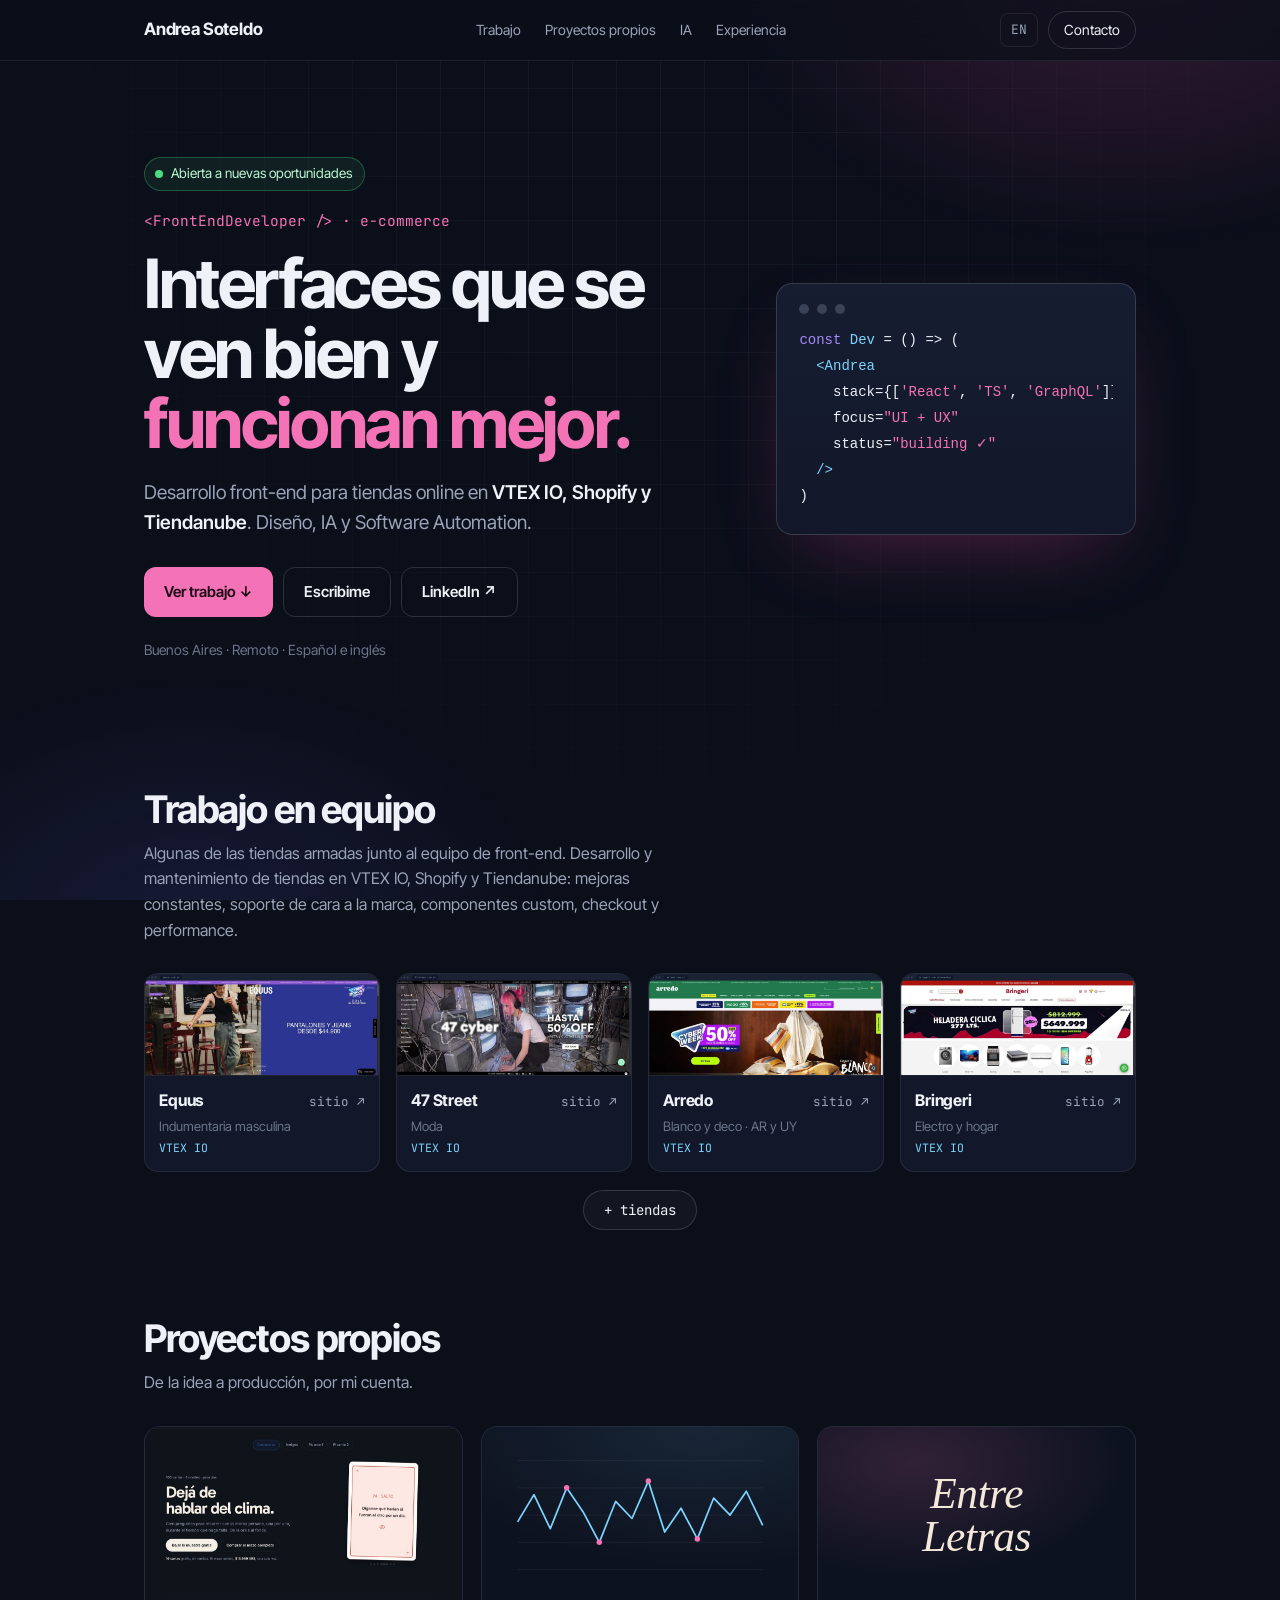
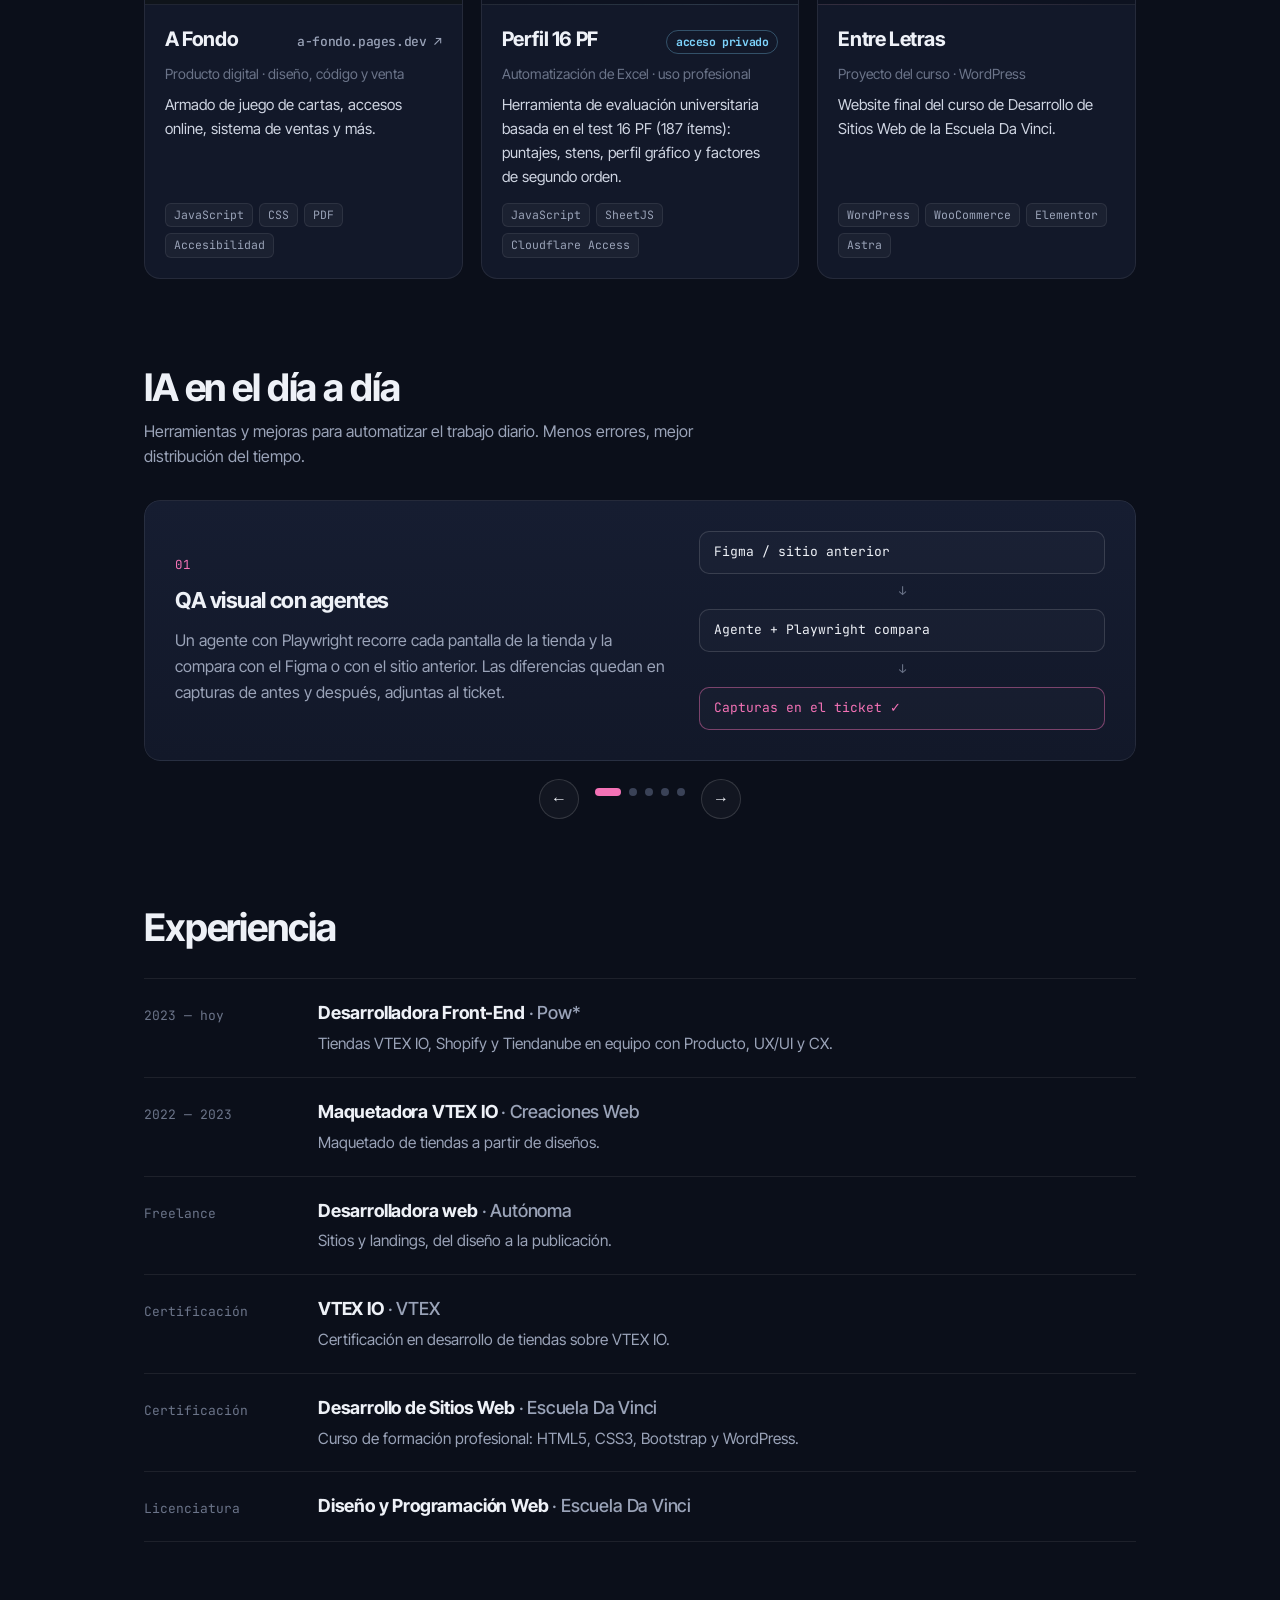
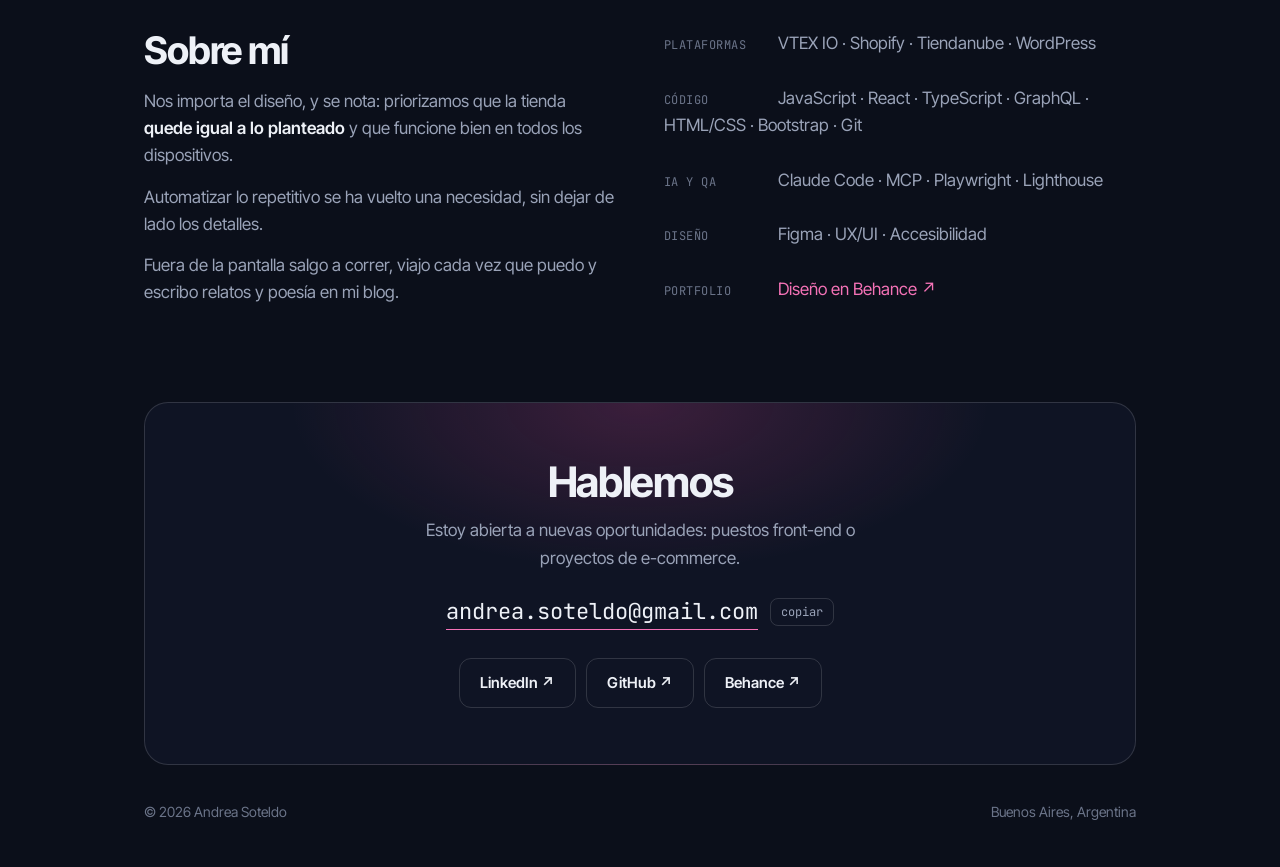
<file: index.html>
<!doctype html>
<html lang="es">
<head>
<meta charset="utf-8">
<meta name="viewport" content="width=device-width, initial-scale=1">
<title>Andrea Soteldo · Front-end para e-commerce</title>
<meta name="description" content="Desarrollo front-end para tiendas online en VTEX IO, Shopify y Tiendanube. Diseño, IA y Software Automation. Buenos Aires.">
<link rel="canonical" href="https://andrea-soteldo.pages.dev/">
<link rel="alternate" hreflang="es" href="https://andrea-soteldo.pages.dev/">
<link rel="alternate" hreflang="en" href="https://andrea-soteldo.pages.dev/en/">
<meta property="og:type" content="website">
<meta property="og:site_name" content="Andrea Soteldo">
<meta property="og:locale" content="es_AR">
<meta property="og:locale:alternate" content="en_US">
<meta property="og:url" content="https://andrea-soteldo.pages.dev/">
<meta property="og:title" content="Andrea Soteldo · Front-end para e-commerce">
<meta property="og:description" content="Desarrollo front-end para tiendas online en VTEX IO, Shopify y Tiendanube. Diseño, IA y Software Automation. Buenos Aires.">
<meta property="og:image" content="https://andrea-soteldo.pages.dev/img/og-es.jpg">
<meta property="og:image:secure_url" content="https://andrea-soteldo.pages.dev/img/og-es.jpg">
<meta property="og:image:type" content="image/jpeg">
<meta property="og:image:width" content="1200">
<meta property="og:image:height" content="630">
<meta property="og:image:alt" content="Andrea Soteldo, Front-end para e-commerce: interfaces que se ven bien y funcionan mejor.">
<meta name="author" content="Andrea Soteldo">
<meta name="twitter:card" content="summary_large_image">
<meta name="twitter:title" content="Andrea Soteldo · Front-end para e-commerce">
<meta name="twitter:description" content="Desarrollo front-end para tiendas online en VTEX IO, Shopify y Tiendanube. Diseño, IA y Software Automation. Buenos Aires.">
<meta name="twitter:image" content="https://andrea-soteldo.pages.dev/img/og-es.jpg">
<meta name="twitter:image:alt" content="Andrea Soteldo, Front-end para e-commerce: interfaces que se ven bien y funcionan mejor.">
<meta name="theme-color" content="#0b0f1a">
<link rel="icon" href="data:image/svg+xml,%3Csvg xmlns='http://www.w3.org/2000/svg' viewBox='0 0 64 64'%3E%3Crect width='64' height='64' rx='14' fill='%230b0f1a'/%3E%3Ctext x='50%25' y='58%25' text-anchor='middle' dominant-baseline='middle' font-family='sans-serif' font-weight='700' font-size='30' fill='%23f472b6'%3EA%3C/text%3E%3C/svg%3E">
<link rel="preconnect" href="https://fonts.googleapis.com">
<link rel="preconnect" href="https://fonts.gstatic.com" crossorigin>
<link href="https://fonts.googleapis.com/css2?family=Inter+Tight:wght@400;500;600;700&family=JetBrains+Mono:wght@400;500&display=swap" rel="stylesheet">
<link rel="stylesheet" href="/style.css">
</head>
<body>
<a class="skip" href="#main">Saltar al contenido</a>

<nav aria-label="Principal">
  <div class="wrap">
    <a class="logo" href="#top">Andrea Soteldo</a>
    <div class="links">
      <a href="#trabajo">Trabajo</a>
      <a href="#propios">Proyectos propios</a>
      <a href="#ia">IA</a>
      <a href="#experiencia">Experiencia</a>
    </div>
    <div class="nav-r"><a class="lang" href="/en/" hreflang="en" lang="en" aria-label="English version">EN</a><a class="nav-cta" href="#contacto">Contacto</a></div>
  </div>
</nav>

<main id="main">
<div class="wrap" id="top">

  <header class="hero">
    <div>
      <p class="avail"><i></i>Abierta a nuevas oportunidades</p>
      <p class="tag">&lt;FrontEndDeveloper /&gt; · e-commerce</p>
      <h1>Interfaces que se ven bien y <em>funcionan mejor.</em></h1>
      <p class="lead">Desarrollo front-end para tiendas online en <strong>VTEX IO, Shopify y Tiendanube</strong>. Diseño, IA y Software Automation.</p>
      <div class="ctas">
        <a class="btn btn-primary" href="#trabajo">Ver trabajo ↓</a>
        <a class="btn btn-ghost" href="mailto:andrea.soteldo@gmail.com">Escribime</a>
        <a class="btn btn-ghost" href="https://www.linkedin.com/in/andrea-soteldo/" target="_blank" rel="noopener">LinkedIn ↗</a>
      </div>
      <p class="meta">Buenos Aires · Remoto · Español e inglés</p>
    </div>
    <div class="code" aria-hidden="true">
      <div class="dots"><i></i><i></i><i></i></div>
<pre><span class="k">const</span> <span class="v">Dev</span> = () =&gt; (
  <span class="v">&lt;Andrea</span>
    stack={[<span class="s">'React'</span>, <span class="s">'TS'</span>, <span class="s">'GraphQL'</span>]}
    focus=<span class="s">"UI + UX"</span>
    status=<span class="s">"building ✓"</span>
  <span class="v">/&gt;</span>
)</pre>
    </div>
  </header>

  <!-- TRABAJO EN POW -->
  <section id="trabajo">
    <div class="sec-head">
      <h2>Trabajo en equipo</h2>
      <p class="sub">Algunas de las tiendas armadas junto al equipo de front-end. Desarrollo y mantenimiento de tiendas en VTEX IO, Shopify y Tiendanube: mejoras constantes, soporte de cara a la marca, componentes custom, checkout y performance.</p>
    </div>

    <div class="stores collapsed" id="stores">
      <article class="store">
        <button class="thumb" type="button" data-shot="equus" data-name="Equus" aria-label="Ampliar captura de Equus"><img src="/img/equus-thumb.jpg" alt="Home de la tienda Equus" loading="lazy" width="900" height="393"></button>
        <div class="store-body"><h3>Equus</h3><p>Indumentaria masculina<span class="plat">VTEX IO</span></p><a href="https://www.equus.com.ar/" target="_blank" rel="noopener">sitio ↗</a></div>
      </article>
      <article class="store">
        <button class="thumb" type="button" data-shot="47street" data-name="47 Street" aria-label="Ampliar captura de 47 Street"><img src="/img/47street-thumb.jpg" alt="Home de la tienda 47 Street" loading="lazy" width="900" height="393"></button>
        <div class="store-body"><h3>47 Street</h3><p>Moda<span class="plat">VTEX IO</span></p><a href="https://www.47street.com.ar/" target="_blank" rel="noopener">sitio ↗</a></div>
      </article>
      <article class="store">
        <button class="thumb" type="button" data-shot="arredo" data-name="Arredo" aria-label="Ampliar captura de Arredo"><img src="/img/arredo-thumb.jpg" alt="Home de la tienda Arredo" loading="lazy" width="900" height="393"></button>
        <div class="store-body"><h3>Arredo</h3><p>Blanco y deco · AR y UY<span class="plat">VTEX IO</span></p><a href="https://www.arredo.com.ar/" target="_blank" rel="noopener">sitio ↗</a></div>
      </article>
      <article class="store">
        <button class="thumb" type="button" data-shot="bringeri" data-name="Bringeri" aria-label="Ampliar captura de Bringeri"><img src="/img/bringeri-thumb.jpg" alt="Home de la tienda Bringeri" loading="lazy" width="900" height="393"></button>
        <div class="store-body"><h3>Bringeri</h3><p>Electro y hogar<span class="plat">VTEX IO</span></p><a href="https://www.bringeri.com.ar/" target="_blank" rel="noopener">sitio ↗</a></div>
      </article>
      <article class="store">
        <button class="thumb" type="button" data-shot="farmrio" data-name="Farm Rio" aria-label="Ampliar captura de Farm Rio"><img src="/img/farmrio-thumb.jpg" alt="Home de la tienda Farm Rio" loading="lazy" width="900" height="393"></button>
        <div class="store-body"><h3>Farm Rio</h3><p>Moda<span class="plat">VTEX IO</span></p><a href="https://www.farmrio.com.ar/" target="_blank" rel="noopener">sitio ↗</a></div>
      </article>
      <article class="store">
        <button class="thumb" type="button" data-shot="prestigio" data-name="Prestigio" aria-label="Ampliar captura de Prestigio"><img src="/img/prestigio-thumb.jpg" alt="Home de la tienda Prestigio" loading="lazy" width="900" height="393"></button>
        <div class="store-body"><h3>Prestigio</h3><p>Hogar y climatización<span class="plat">VTEX IO</span></p><a href="https://www.prestigio.com.ar/" target="_blank" rel="noopener">sitio ↗</a></div>
      </article>
      <article class="store">
        <button class="thumb" type="button" data-shot="ginebra" data-name="Ginebra" aria-label="Ampliar captura de Ginebra"><img src="/img/ginebra-thumb.jpg" alt="Home de la tienda Ginebra" loading="lazy" width="900" height="393"></button>
        <div class="store-body"><h3>Ginebra</h3><p>Moda<span class="plat">VTEX IO</span></p><a href="https://ginebrabsas.com/" target="_blank" rel="noopener">sitio ↗</a></div>
      </article>
      <article class="store">
        <button class="thumb" type="button" data-shot="oggi" data-name="Oggi" aria-label="Ampliar captura de Oggi"><img src="/img/oggi-thumb.jpg" alt="Home de la tienda Oggi" loading="lazy" width="900" height="393"></button>
        <div class="store-body"><h3>Oggi</h3><p>Jeans · México<span class="plat">Shopify</span></p><a href="https://oggi.mx/" target="_blank" rel="noopener">sitio ↗</a></div>
      </article>
      <article class="store">
        <button class="thumb" type="button" data-shot="monofuk" data-name="MonoFuk" aria-label="Ampliar captura de MonoFuk"><img src="/img/monofuk-thumb.jpg" alt="Home de la tienda MonoFuk" loading="lazy" width="900" height="393"></button>
        <div class="store-body"><h3>MonoFuk</h3><p>Moda<span class="plat">Tiendanube</span></p><a href="https://www.monofuk.com.ar/" target="_blank" rel="noopener">sitio ↗</a></div>
      </article>
      <article class="store">
        <button class="thumb" type="button" data-shot="sportline" data-name="Sportline" aria-label="Ampliar captura de Sportline"><img src="/img/sportline-thumb.jpg" alt="Home de la tienda Sportline" loading="lazy" width="900" height="393"></button>
        <div class="store-body"><h3>Sportline</h3><p>Deportes<span class="plat">VTEX IO</span></p><a href="https://www.sportline.com.ar/" target="_blank" rel="noopener">sitio ↗</a></div>
      </article>
      <article class="store">
        <button class="thumb" type="button" data-shot="pepeganga" data-name="Pepe Ganga" aria-label="Ampliar captura de Pepe Ganga"><img src="/img/pepeganga-thumb.jpg" alt="Home de la tienda Pepe Ganga" loading="lazy" width="900" height="393"></button>
        <div class="store-body"><h3>Pepe Ganga</h3><p>Retail · Colombia<span class="plat">VTEX IO</span></p><a href="https://www.pepeganga.com/" target="_blank" rel="noopener">sitio ↗</a></div>
      </article>
      <article class="store">
        <button class="thumb" type="button" data-shot="rougemaison" data-name="Rouge Maison" aria-label="Ampliar captura de Rouge Maison"><img src="/img/rougemaison-thumb.jpg" alt="Home de la tienda Rouge Maison" loading="lazy" width="900" height="393"></button>
        <div class="store-body"><h3>Rouge Maison</h3><p>Deco y hogar<span class="plat">VTEX IO</span></p><a href="https://www.rougemaison.com.ar/" target="_blank" rel="noopener">sitio ↗</a></div>
      </article>
    </div>
    <button class="more-btn" type="button" aria-controls="stores" aria-expanded="false" data-more="+ tiendas" data-less="− Ver menos">+ tiendas</button>
  </section>

  <!-- PROYECTOS PROPIOS -->
  <section id="propios">
    <div class="sec-head">
      <h2>Proyectos propios</h2>
      <p class="sub">De la idea a producción, por mi cuenta.</p>
    </div>
    <div class="own">
      <article class="card">
        <a class="thumb" href="https://a-fondo.pages.dev/" target="_blank" rel="noopener" style="cursor:pointer" aria-label="Abrir A Fondo"><img src="/img/afondo-cover.jpg" alt="Home de A Fondo, mazo de 100 preguntas" loading="lazy" width="1200" height="633"></a>
        <div class="card-body">
          <h3>A Fondo <a href="https://a-fondo.pages.dev/" target="_blank" rel="noopener">a-fondo.pages.dev ↗</a></h3>
          <p class="ctx">Producto digital · diseño, código y venta</p>
          <p class="mine">Armado de juego de cartas, accesos online, sistema de ventas y más.</p>
          <div class="tags"><span>JavaScript</span><span>CSS</span><span>PDF</span><span>Accesibilidad</span></div>
        </div>
      </article>
      <article class="card">
        <div class="profile" aria-hidden="true">
          <svg viewBox="0 0 400 200" fill="none">
            <g stroke="rgba(255,255,255,.08)">
              <line x1="20" y1="20" x2="380" y2="20"/><line x1="20" y1="60" x2="380" y2="60"/><line x1="20" y1="100" x2="380" y2="100"/><line x1="20" y1="140" x2="380" y2="140"/><line x1="20" y1="180" x2="380" y2="180"/>
            </g>
            <polyline points="20,110 44,70 68,120 92,60 116,95 140,140 164,80 188,105 212,50 236,125 260,90 284,135 308,75 332,100 356,65 380,115" stroke="#7dd3fc" stroke-width="2.5" stroke-linejoin="round"/>
            <g fill="#f472b6"><circle cx="92" cy="60" r="4"/><circle cx="212" cy="50" r="4"/><circle cx="140" cy="140" r="4"/><circle cx="284" cy="135" r="4"/></g>
          </svg>
        </div>
        <div class="card-body">
          <h3>Perfil 16 PF <span class="badge">acceso privado</span></h3>
          <p class="ctx">Automatización de Excel · uso profesional</p>
          <p class="mine">Herramienta de evaluación universitaria basada en el test 16 PF (187 ítems): puntajes, stens, perfil gráfico y factores de segundo orden.</p>
          <div class="tags"><span>JavaScript</span><span>SheetJS</span><span>Cloudflare Access</span></div>
        </div>
      </article>
      <article class="card">
        <div class="profile wp-art" aria-hidden="true"><span>Entre<br>Letras</span></div>
        <div class="card-body">
          <h3>Entre Letras</h3>
          <p class="ctx">Proyecto del curso · WordPress</p>
          <p class="mine">Website final del curso de Desarrollo de Sitios Web de la Escuela Da Vinci.</p>
          <div class="tags"><span>WordPress</span><span>WooCommerce</span><span>Elementor</span><span>Astra</span></div>
        </div>
      </article>
    </div>
  </section>

  <!-- IA -->
  <section id="ia">
    <div class="sec-head">
      <h2>IA en el día a día</h2>
      <p class="sub">Herramientas y mejoras para automatizar el trabajo diario. Menos errores, mejor distribución del tiempo.</p>
    </div>
    <div class="carousel" aria-roledescription="carousel" aria-label="IA en el día a día">
      <div class="viewport"><div class="track">
        <div class="slide" role="group" aria-roledescription="slide" aria-label="1 / 5">
          <div class="ai-main">
            <div><span class="step">01</span><h3>QA visual con agentes</h3><p>Un agente con Playwright recorre cada pantalla de la tienda y la compara con el Figma o con el sitio anterior. Las diferencias quedan en capturas de antes y después, adjuntas al ticket.</p></div>
            <div class="flow" aria-hidden="true"><div>Figma / sitio anterior</div><i>↓</i><div>Agente + Playwright compara</div><i>↓</i><div>Capturas en el ticket ✓</div></div>
          </div>
        </div>
        <div class="slide" role="group" aria-roledescription="slide" aria-label="2 / 5">
          <div class="ai-main">
            <div><span class="step">02</span><h3>Skills para Claude Code</h3><p>El flujo de trabajo del equipo (desarrollo, QA, SEO, Tiendanube y Shopify) escrito como skills. Los agentes lo siguen igual en cada tarea y lo que aprendemos queda documentado.</p></div>
            <div class="flow" aria-hidden="true"><div>Pedido o ticket</div><i>↓</i><div>Skill del equipo</div><i>↓</i><div>Entrega consistente ✓</div></div>
          </div>
        </div>
        <div class="slide" role="group" aria-roledescription="slide" aria-label="3 / 5">
          <div class="ai-main">
            <div><span class="step">03</span><h3>Performance antes del PR</h3><p>Scripts que miden la página publicada contra producción: Core Web Vitals, peso e imágenes. Si algo no anda bien, lo detectamos a tiempo antes del merge.</p></div>
            <div class="flow" aria-hidden="true"><div>PR nuevo</div><i>↓</i><div>Mide contra producción</div><i>↓</i><div>Merge sin sorpresas ✓</div></div>
          </div>
        </div>
        <div class="slide" role="group" aria-roledescription="slide" aria-label="4 / 5">
          <div class="ai-main">
            <div><span class="step">04</span><h3>SEO en cada pantalla</h3><p>Antes de publicar, un script compara la pantalla nueva con producción: h1, headings, títulos, metadatos, canonical, Open Graph, JSON-LD y alt de las imágenes. Lo que se pierde se corrige antes de salir.</p></div>
            <div class="flow" aria-hidden="true"><div>Pantalla nueva</div><i>↓</i><div>Compara SEO con producción</div><i>↓</i><div>Publicada sin pérdidas ✓</div></div>
          </div>
        </div>
        <div class="slide" role="group" aria-roledescription="slide" aria-label="5 / 5">
          <div class="ai-main">
            <div><span class="step">05</span><h3>Agentes conectados por MCP</h3><p>Agentes conectados entre sí: diseño, plataforma de tickets, comunicación con el cliente, QA y desarrollo, todo de la mano.</p></div>
            <div class="flow" aria-hidden="true"><div>Diseño · Tickets · Cliente</div><i>↓</i><div>Agentes vía MCP</div><i>↓</i><div>QA y desarrollo ✓</div></div>
          </div>
        </div>
      </div></div>
      <div class="car-ctrl"><button class="arrow" type="button" data-dir="-1" aria-label="Anterior">←</button><div class="dots"><button type="button" aria-label="1"></button><button type="button" aria-label="2"></button><button type="button" aria-label="3"></button><button type="button" aria-label="4"></button><button type="button" aria-label="5"></button></div><button class="arrow" type="button" data-dir="1" aria-label="Siguiente">→</button></div>
    </div>
  </section>

  <!-- EXPERIENCIA -->
  <section id="experiencia">
    <div class="sec-head"><h2>Experiencia</h2></div>
    <div class="xp">
      <div class="job"><p class="when">2023 — hoy</p><div><h3>Desarrolladora Front-End <span>· Pow*</span></h3><p>Tiendas VTEX IO, Shopify y Tiendanube en equipo con Producto, UX/UI y CX.</p></div></div>
      <div class="job"><p class="when">2022 — 2023</p><div><h3>Maquetadora VTEX IO <span>· Creaciones Web</span></h3><p>Maquetado de tiendas a partir de diseños.</p></div></div>
      <div class="job"><p class="when">Freelance</p><div><h3>Desarrolladora web <span>· Autónoma</span></h3><p>Sitios y landings, del diseño a la publicación.</p></div></div>
      <div class="job"><p class="when">Certificación</p><div><h3>VTEX IO <span>· VTEX</span></h3><p>Certificación en desarrollo de tiendas sobre VTEX IO.</p></div></div>
      <div class="job"><p class="when">Certificación</p><div><h3>Desarrollo de Sitios Web <span>· Escuela Da Vinci</span></h3><p>Curso de formación profesional: HTML5, CSS3, Bootstrap y WordPress.</p></div></div>
      <div class="job"><p class="when">Licenciatura</p><div><h3>Diseño y Programación Web <span>· Escuela Da Vinci</span></h3></div></div>
    </div>
  </section>

  <!-- SOBRE MI -->
  <section id="sobre-mi">
    <div class="about">
      <div>
        <h2>Sobre mí</h2>
        <p style="margin-top:16px">Nos importa el diseño, y se nota: priorizamos que la tienda <strong>quede igual a lo planteado</strong> y que funcione bien en todos los dispositivos.</p>
        <p>Automatizar lo repetitivo se ha vuelto una necesidad, sin dejar de lado los detalles.</p>
        <p>Fuera de la pantalla salgo a correr, viajo cada vez que puedo y escribo relatos y poesía en mi blog.</p>
      </div>
      <div class="stack">
        <p><b>PLATAFORMAS</b> VTEX IO · Shopify · Tiendanube · WordPress</p>
        <p><b>CÓDIGO</b> JavaScript · React · TypeScript · GraphQL · HTML/CSS · Bootstrap · Git</p>
        <p><b>IA Y QA</b> Claude Code · MCP · Playwright · Lighthouse</p>
        <p><b>DISEÑO</b> Figma · UX/UI · Accesibilidad</p>
        <p><b>PORTFOLIO</b> <a class="pink" href="https://www.behance.net/neuro64" target="_blank" rel="noopener">Diseño en Behance ↗</a></p>
      </div>
    </div>
  </section>

  <!-- CONTACTO -->
  <div class="contact" id="contacto">
    <h2>Hablemos</h2>
    <p>Estoy abierta a nuevas oportunidades: puestos front-end o proyectos de e-commerce.</p>
    <div class="mail"><a href="mailto:andrea.soteldo@gmail.com">andrea.soteldo@gmail.com</a><button class="copy" type="button" data-copy="andrea.soteldo@gmail.com">copiar</button></div>
    <div class="ctas">
      <a class="btn btn-ghost" href="https://www.linkedin.com/in/andrea-soteldo/" target="_blank" rel="noopener">LinkedIn ↗</a>
      <a class="btn btn-ghost" href="https://github.com/AndreaSoteldo" target="_blank" rel="noopener">GitHub ↗</a>
      <a class="btn btn-ghost" href="https://www.behance.net/neuro64" target="_blank" rel="noopener">Behance ↗</a>
    </div>
  </div>
</div>
</main>

<footer><div class="wrap"><span>© 2026 Andrea Soteldo</span><span>Buenos Aires, Argentina</span></div></footer>

<dialog id="lb" aria-label="Captura del proyecto">
  <div class="lb">
    <div class="lb-head"><span id="lb-title"></span><button type="button" id="lb-close">cerrar ✕</button></div>
    <img id="lb-img" alt="">
  </div>
</dialog>
<script src="/site.js" defer></script>
</body>
</html>
</file>
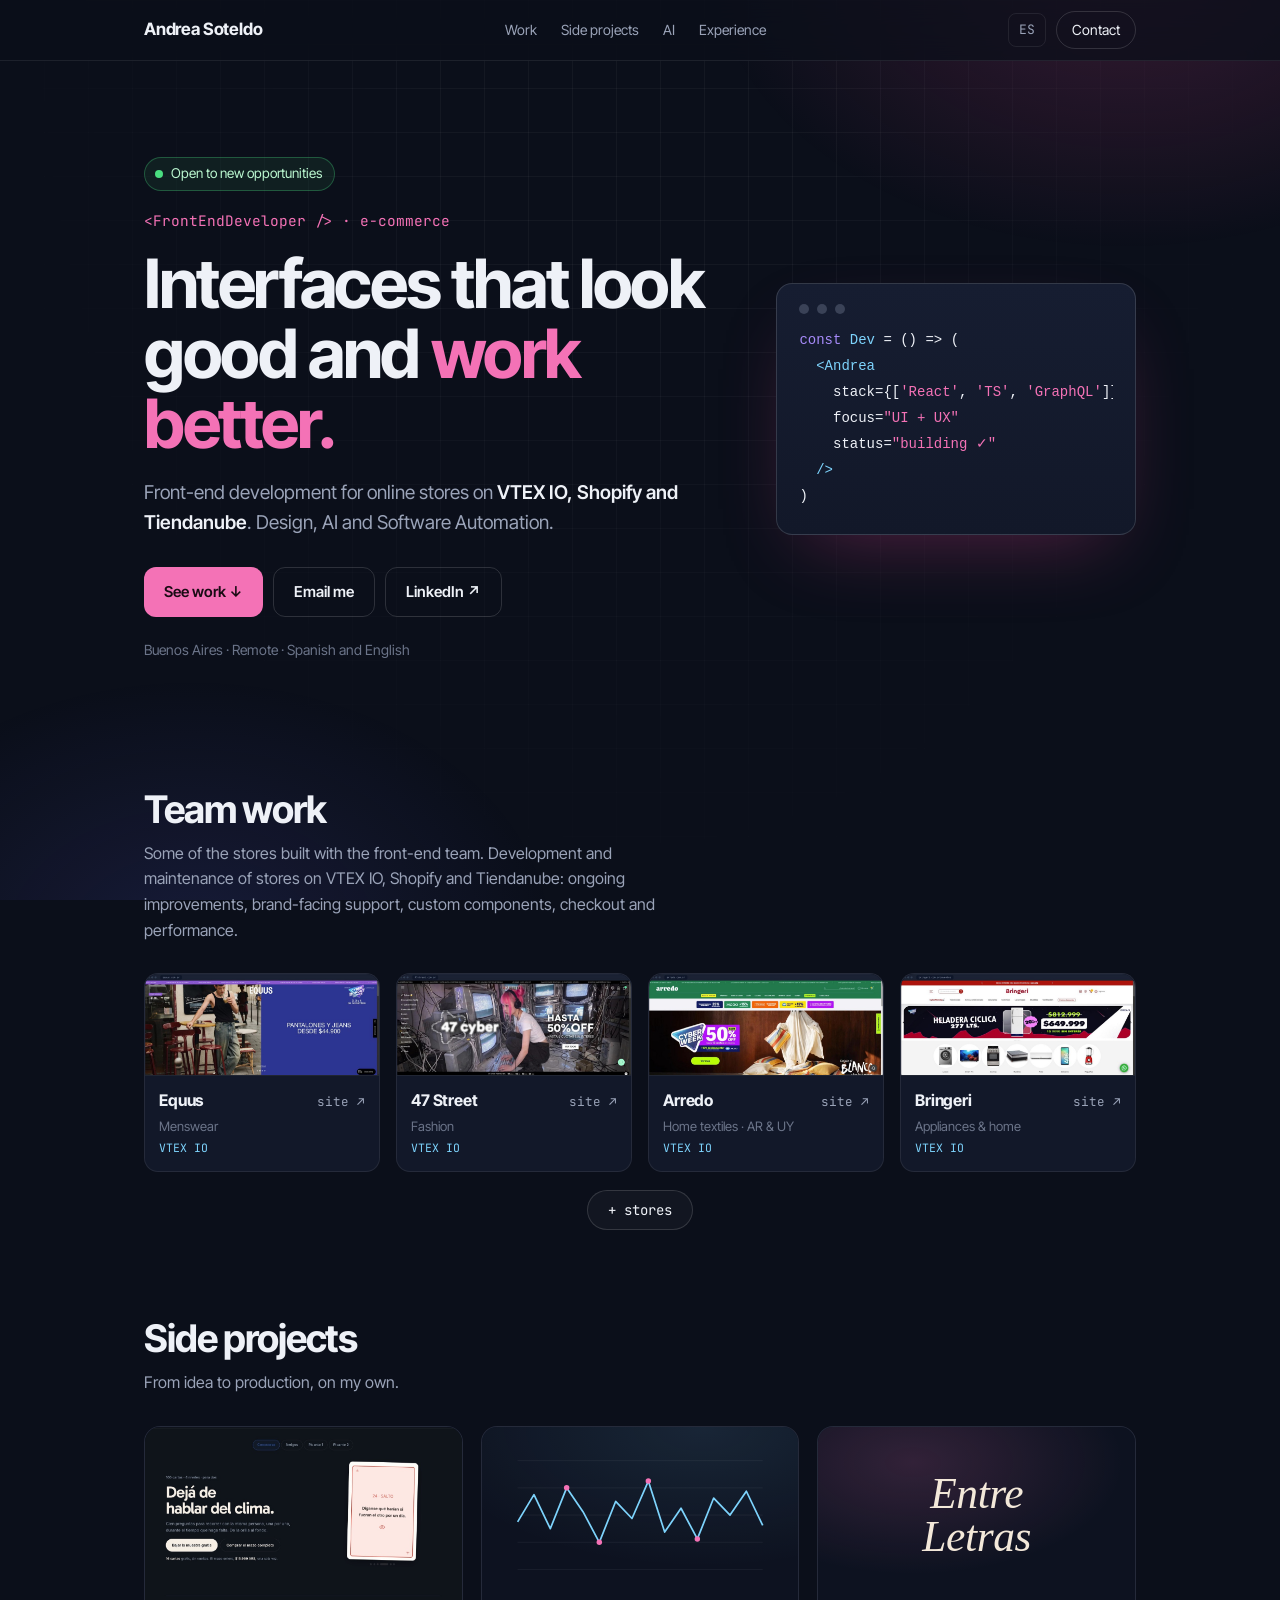
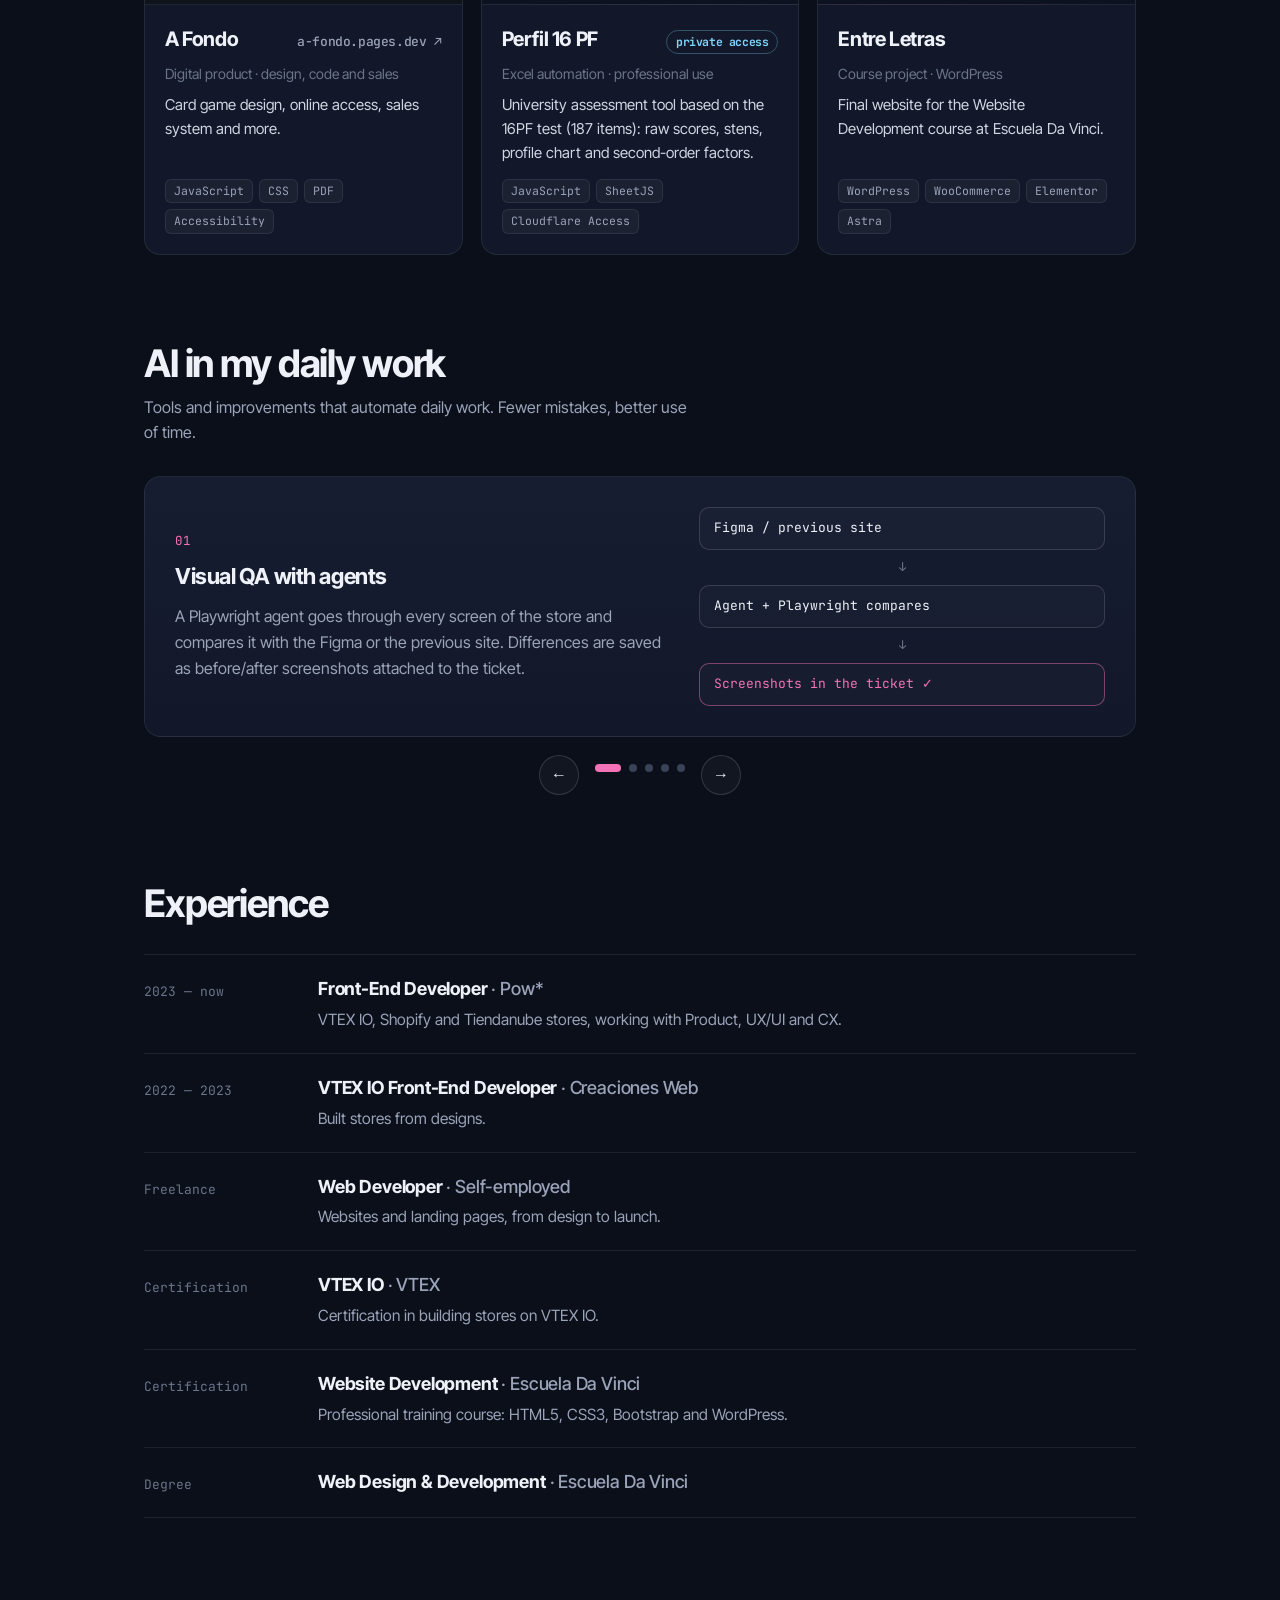
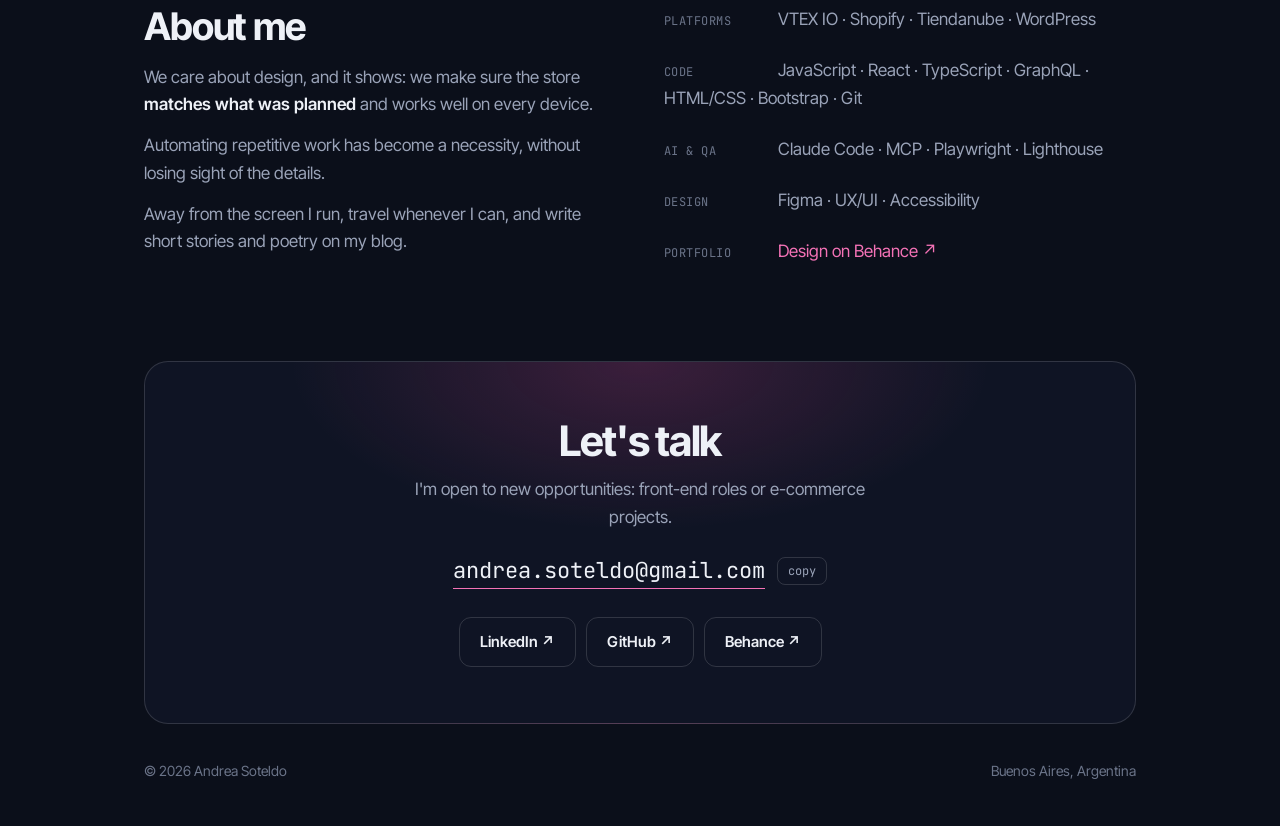
<file: en/index.html>
<!doctype html>
<html lang="en">
<head>
<meta charset="utf-8">
<meta name="viewport" content="width=device-width, initial-scale=1">
<title>Andrea Soteldo · E-commerce front-end developer</title>
<meta name="description" content="Front-end development for online stores on VTEX IO, Shopify and Tiendanube. Design, AI and Software Automation. Buenos Aires.">
<link rel="canonical" href="https://andrea-soteldo.pages.dev/en/">
<link rel="alternate" hreflang="es" href="https://andrea-soteldo.pages.dev/">
<link rel="alternate" hreflang="en" href="https://andrea-soteldo.pages.dev/en/">
<meta property="og:type" content="website">
<meta property="og:site_name" content="Andrea Soteldo">
<meta property="og:locale" content="en_US">
<meta property="og:locale:alternate" content="es_AR">
<meta property="og:url" content="https://andrea-soteldo.pages.dev/en/">
<meta property="og:title" content="Andrea Soteldo · E-commerce front-end developer">
<meta property="og:description" content="Front-end development for online stores on VTEX IO, Shopify and Tiendanube. Design, AI and Software Automation. Buenos Aires.">
<meta property="og:image" content="https://andrea-soteldo.pages.dev/img/og-en.jpg">
<meta property="og:image:secure_url" content="https://andrea-soteldo.pages.dev/img/og-en.jpg">
<meta property="og:image:type" content="image/jpeg">
<meta property="og:image:width" content="1200">
<meta property="og:image:height" content="630">
<meta property="og:image:alt" content="Andrea Soteldo, e-commerce front-end developer: interfaces that look good and work better.">
<meta name="author" content="Andrea Soteldo">
<meta name="twitter:card" content="summary_large_image">
<meta name="twitter:title" content="Andrea Soteldo · E-commerce front-end developer">
<meta name="twitter:description" content="Front-end development for online stores on VTEX IO, Shopify and Tiendanube. Design, AI and Software Automation. Buenos Aires.">
<meta name="twitter:image" content="https://andrea-soteldo.pages.dev/img/og-en.jpg">
<meta name="twitter:image:alt" content="Andrea Soteldo, e-commerce front-end developer: interfaces that look good and work better.">
<meta name="theme-color" content="#0b0f1a">
<link rel="icon" href="data:image/svg+xml,%3Csvg xmlns='http://www.w3.org/2000/svg' viewBox='0 0 64 64'%3E%3Crect width='64' height='64' rx='14' fill='%230b0f1a'/%3E%3Ctext x='50%25' y='58%25' text-anchor='middle' dominant-baseline='middle' font-family='sans-serif' font-weight='700' font-size='30' fill='%23f472b6'%3EA%3C/text%3E%3C/svg%3E">
<link rel="preconnect" href="https://fonts.googleapis.com">
<link rel="preconnect" href="https://fonts.gstatic.com" crossorigin>
<link href="https://fonts.googleapis.com/css2?family=Inter+Tight:wght@400;500;600;700&family=JetBrains+Mono:wght@400;500&display=swap" rel="stylesheet">
<link rel="stylesheet" href="/style.css">
</head>
<body>
<a class="skip" href="#main">Skip to content</a>

<nav aria-label="Main">
  <div class="wrap">
    <a class="logo" href="#top">Andrea Soteldo</a>
    <div class="links">
      <a href="#trabajo">Work</a>
      <a href="#propios">Side projects</a>
      <a href="#ia">AI</a>
      <a href="#experiencia">Experience</a>
    </div>
    <div class="nav-r"><a class="lang" href="/" hreflang="es" lang="es" aria-label="Versión en español">ES</a><a class="nav-cta" href="#contacto">Contact</a></div>
  </div>
</nav>

<main id="main">
<div class="wrap" id="top">

  <header class="hero">
    <div>
      <p class="avail"><i></i>Open to new opportunities</p>
      <p class="tag">&lt;FrontEndDeveloper /&gt; · e-commerce</p>
      <h1>Interfaces that look good and <em>work better.</em></h1>
      <p class="lead">Front-end development for online stores on <strong>VTEX IO, Shopify and Tiendanube</strong>. Design, AI and Software Automation.</p>
      <div class="ctas">
        <a class="btn btn-primary" href="#trabajo">See work ↓</a>
        <a class="btn btn-ghost" href="mailto:andrea.soteldo@gmail.com">Email me</a>
        <a class="btn btn-ghost" href="https://www.linkedin.com/in/andrea-soteldo/" target="_blank" rel="noopener">LinkedIn ↗</a>
      </div>
      <p class="meta">Buenos Aires · Remote · Spanish and English</p>
    </div>
    <div class="code" aria-hidden="true">
      <div class="dots"><i></i><i></i><i></i></div>
<pre><span class="k">const</span> <span class="v">Dev</span> = () =&gt; (
  <span class="v">&lt;Andrea</span>
    stack={[<span class="s">'React'</span>, <span class="s">'TS'</span>, <span class="s">'GraphQL'</span>]}
    focus=<span class="s">"UI + UX"</span>
    status=<span class="s">"building ✓"</span>
  <span class="v">/&gt;</span>
)</pre>
    </div>
  </header>

  <!-- TRABAJO EN POW -->
  <section id="trabajo">
    <div class="sec-head">
      <h2>Team work</h2>
      <p class="sub">Some of the stores built with the front-end team. Development and maintenance of stores on VTEX IO, Shopify and Tiendanube: ongoing improvements, brand-facing support, custom components, checkout and performance.</p>
    </div>

    <div class="stores collapsed" id="stores">
      <article class="store">
        <button class="thumb" type="button" data-shot="equus" data-name="Equus" aria-label="Enlarge screenshot of Equus"><img src="/img/equus-thumb.jpg" alt="Equus store home page" loading="lazy" width="900" height="393"></button>
        <div class="store-body"><h3>Equus</h3><p>Menswear<span class="plat">VTEX IO</span></p><a href="https://www.equus.com.ar/" target="_blank" rel="noopener">site ↗</a></div>
      </article>
      <article class="store">
        <button class="thumb" type="button" data-shot="47street" data-name="47 Street" aria-label="Enlarge screenshot of 47 Street"><img src="/img/47street-thumb.jpg" alt="47 Street store home page" loading="lazy" width="900" height="393"></button>
        <div class="store-body"><h3>47 Street</h3><p>Fashion<span class="plat">VTEX IO</span></p><a href="https://www.47street.com.ar/" target="_blank" rel="noopener">site ↗</a></div>
      </article>
      <article class="store">
        <button class="thumb" type="button" data-shot="arredo" data-name="Arredo" aria-label="Enlarge screenshot of Arredo"><img src="/img/arredo-thumb.jpg" alt="Arredo store home page" loading="lazy" width="900" height="393"></button>
        <div class="store-body"><h3>Arredo</h3><p>Home textiles · AR & UY<span class="plat">VTEX IO</span></p><a href="https://www.arredo.com.ar/" target="_blank" rel="noopener">site ↗</a></div>
      </article>
      <article class="store">
        <button class="thumb" type="button" data-shot="bringeri" data-name="Bringeri" aria-label="Enlarge screenshot of Bringeri"><img src="/img/bringeri-thumb.jpg" alt="Bringeri store home page" loading="lazy" width="900" height="393"></button>
        <div class="store-body"><h3>Bringeri</h3><p>Appliances & home<span class="plat">VTEX IO</span></p><a href="https://www.bringeri.com.ar/" target="_blank" rel="noopener">site ↗</a></div>
      </article>
      <article class="store">
        <button class="thumb" type="button" data-shot="farmrio" data-name="Farm Rio" aria-label="Enlarge screenshot of Farm Rio"><img src="/img/farmrio-thumb.jpg" alt="Farm Rio store home page" loading="lazy" width="900" height="393"></button>
        <div class="store-body"><h3>Farm Rio</h3><p>Fashion<span class="plat">VTEX IO</span></p><a href="https://www.farmrio.com.ar/" target="_blank" rel="noopener">site ↗</a></div>
      </article>
      <article class="store">
        <button class="thumb" type="button" data-shot="prestigio" data-name="Prestigio" aria-label="Enlarge screenshot of Prestigio"><img src="/img/prestigio-thumb.jpg" alt="Prestigio store home page" loading="lazy" width="900" height="393"></button>
        <div class="store-body"><h3>Prestigio</h3><p>Home & climate<span class="plat">VTEX IO</span></p><a href="https://www.prestigio.com.ar/" target="_blank" rel="noopener">site ↗</a></div>
      </article>
      <article class="store">
        <button class="thumb" type="button" data-shot="ginebra" data-name="Ginebra" aria-label="Enlarge screenshot of Ginebra"><img src="/img/ginebra-thumb.jpg" alt="Ginebra store home page" loading="lazy" width="900" height="393"></button>
        <div class="store-body"><h3>Ginebra</h3><p>Fashion<span class="plat">VTEX IO</span></p><a href="https://ginebrabsas.com/" target="_blank" rel="noopener">site ↗</a></div>
      </article>
      <article class="store">
        <button class="thumb" type="button" data-shot="oggi" data-name="Oggi" aria-label="Enlarge screenshot of Oggi"><img src="/img/oggi-thumb.jpg" alt="Oggi store home page" loading="lazy" width="900" height="393"></button>
        <div class="store-body"><h3>Oggi</h3><p>Denim · Mexico<span class="plat">Shopify</span></p><a href="https://oggi.mx/" target="_blank" rel="noopener">site ↗</a></div>
      </article>
      <article class="store">
        <button class="thumb" type="button" data-shot="monofuk" data-name="MonoFuk" aria-label="Enlarge screenshot of MonoFuk"><img src="/img/monofuk-thumb.jpg" alt="MonoFuk store home page" loading="lazy" width="900" height="393"></button>
        <div class="store-body"><h3>MonoFuk</h3><p>Fashion<span class="plat">Tiendanube</span></p><a href="https://www.monofuk.com.ar/" target="_blank" rel="noopener">site ↗</a></div>
      </article>
      <article class="store">
        <button class="thumb" type="button" data-shot="sportline" data-name="Sportline" aria-label="Enlarge screenshot of Sportline"><img src="/img/sportline-thumb.jpg" alt="Sportline store home page" loading="lazy" width="900" height="393"></button>
        <div class="store-body"><h3>Sportline</h3><p>Sportswear<span class="plat">VTEX IO</span></p><a href="https://www.sportline.com.ar/" target="_blank" rel="noopener">site ↗</a></div>
      </article>
      <article class="store">
        <button class="thumb" type="button" data-shot="pepeganga" data-name="Pepe Ganga" aria-label="Enlarge screenshot of Pepe Ganga"><img src="/img/pepeganga-thumb.jpg" alt="Pepe Ganga store home page" loading="lazy" width="900" height="393"></button>
        <div class="store-body"><h3>Pepe Ganga</h3><p>Retail · Colombia<span class="plat">VTEX IO</span></p><a href="https://www.pepeganga.com/" target="_blank" rel="noopener">site ↗</a></div>
      </article>
      <article class="store">
        <button class="thumb" type="button" data-shot="rougemaison" data-name="Rouge Maison" aria-label="Enlarge screenshot of Rouge Maison"><img src="/img/rougemaison-thumb.jpg" alt="Rouge Maison store home page" loading="lazy" width="900" height="393"></button>
        <div class="store-body"><h3>Rouge Maison</h3><p>Home & decor<span class="plat">VTEX IO</span></p><a href="https://www.rougemaison.com.ar/" target="_blank" rel="noopener">site ↗</a></div>
      </article>
    </div>
    <button class="more-btn" type="button" aria-controls="stores" aria-expanded="false" data-more="+ stores" data-less="− Show less">+ stores</button>
  </section>

  <!-- PROYECTOS PROPIOS -->
  <section id="propios">
    <div class="sec-head">
      <h2>Side projects</h2>
      <p class="sub">From idea to production, on my own.</p>
    </div>
    <div class="own">
      <article class="card">
        <a class="thumb" href="https://a-fondo.pages.dev/" target="_blank" rel="noopener" style="cursor:pointer" aria-label="Open A Fondo"><img src="/img/afondo-cover.jpg" alt="A Fondo home page, a deck of 100 questions" loading="lazy" width="1200" height="633"></a>
        <div class="card-body">
          <h3>A Fondo <a href="https://a-fondo.pages.dev/" target="_blank" rel="noopener">a-fondo.pages.dev ↗</a></h3>
          <p class="ctx">Digital product · design, code and sales</p>
          <p class="mine">Card game design, online access, sales system and more.</p>
          <div class="tags"><span>JavaScript</span><span>CSS</span><span>PDF</span><span>Accessibility</span></div>
        </div>
      </article>
      <article class="card">
        <div class="profile" aria-hidden="true">
          <svg viewBox="0 0 400 200" fill="none">
            <g stroke="rgba(255,255,255,.08)">
              <line x1="20" y1="20" x2="380" y2="20"/><line x1="20" y1="60" x2="380" y2="60"/><line x1="20" y1="100" x2="380" y2="100"/><line x1="20" y1="140" x2="380" y2="140"/><line x1="20" y1="180" x2="380" y2="180"/>
            </g>
            <polyline points="20,110 44,70 68,120 92,60 116,95 140,140 164,80 188,105 212,50 236,125 260,90 284,135 308,75 332,100 356,65 380,115" stroke="#7dd3fc" stroke-width="2.5" stroke-linejoin="round"/>
            <g fill="#f472b6"><circle cx="92" cy="60" r="4"/><circle cx="212" cy="50" r="4"/><circle cx="140" cy="140" r="4"/><circle cx="284" cy="135" r="4"/></g>
          </svg>
        </div>
        <div class="card-body">
          <h3>Perfil 16 PF <span class="badge">private access</span></h3>
          <p class="ctx">Excel automation · professional use</p>
          <p class="mine">University assessment tool based on the 16PF test (187 items): raw scores, stens, profile chart and second-order factors.</p>
          <div class="tags"><span>JavaScript</span><span>SheetJS</span><span>Cloudflare Access</span></div>
        </div>
      </article>
      <article class="card">
        <div class="profile wp-art" aria-hidden="true"><span>Entre<br>Letras</span></div>
        <div class="card-body">
          <h3>Entre Letras</h3>
          <p class="ctx">Course project · WordPress</p>
          <p class="mine">Final website for the Website Development course at Escuela Da Vinci.</p>
          <div class="tags"><span>WordPress</span><span>WooCommerce</span><span>Elementor</span><span>Astra</span></div>
        </div>
      </article>
    </div>
  </section>

  <!-- IA -->
  <section id="ia">
    <div class="sec-head">
      <h2>AI in my daily work</h2>
      <p class="sub">Tools and improvements that automate daily work. Fewer mistakes, better use of time.</p>
    </div>
    <div class="carousel" aria-roledescription="carousel" aria-label="AI in my daily work">
      <div class="viewport"><div class="track">
        <div class="slide" role="group" aria-roledescription="slide" aria-label="1 / 5">
          <div class="ai-main">
            <div><span class="step">01</span><h3>Visual QA with agents</h3><p>A Playwright agent goes through every screen of the store and compares it with the Figma or the previous site. Differences are saved as before/after screenshots attached to the ticket.</p></div>
            <div class="flow" aria-hidden="true"><div>Figma / previous site</div><i>↓</i><div>Agent + Playwright compares</div><i>↓</i><div>Screenshots in the ticket ✓</div></div>
          </div>
        </div>
        <div class="slide" role="group" aria-roledescription="slide" aria-label="2 / 5">
          <div class="ai-main">
            <div><span class="step">02</span><h3>Claude Code skills</h3><p>The team's workflow (development, QA, SEO, Tiendanube and Shopify) written as skills. Agents follow it the same way on every task, and what we learn stays documented.</p></div>
            <div class="flow" aria-hidden="true"><div>Request or ticket</div><i>↓</i><div>Team skill</div><i>↓</i><div>Consistent delivery ✓</div></div>
          </div>
        </div>
        <div class="slide" role="group" aria-roledescription="slide" aria-label="3 / 5">
          <div class="ai-main">
            <div><span class="step">03</span><h3>Performance before the PR</h3><p>Scripts that measure the deployed page against production: Core Web Vitals, weight and images. If something is off, we catch it before the merge.</p></div>
            <div class="flow" aria-hidden="true"><div>New PR</div><i>↓</i><div>Measure vs. production</div><i>↓</i><div>Merge with no surprises ✓</div></div>
          </div>
        </div>
        <div class="slide" role="group" aria-roledescription="slide" aria-label="4 / 5">
          <div class="ai-main">
            <div><span class="step">04</span><h3>SEO on every screen</h3><p>Before publishing, a script compares the new screen with production: h1, headings, titles, metadata, canonical, Open Graph, JSON-LD and image alt text. Anything lost gets fixed before it ships.</p></div>
            <div class="flow" aria-hidden="true"><div>New screen</div><i>↓</i><div>Compare SEO vs. production</div><i>↓</i><div>Published with nothing lost ✓</div></div>
          </div>
        </div>
        <div class="slide" role="group" aria-roledescription="slide" aria-label="5 / 5">
          <div class="ai-main">
            <div><span class="step">05</span><h3>Agents connected via MCP</h3><p>Agents connected to each other: design, ticketing, client communication, QA and development, all working together.</p></div>
            <div class="flow" aria-hidden="true"><div>Design · Tickets · Client</div><i>↓</i><div>Agents via MCP</div><i>↓</i><div>QA and development ✓</div></div>
          </div>
        </div>
      </div></div>
      <div class="car-ctrl"><button class="arrow" type="button" data-dir="-1" aria-label="Previous">←</button><div class="dots"><button type="button" aria-label="1"></button><button type="button" aria-label="2"></button><button type="button" aria-label="3"></button><button type="button" aria-label="4"></button><button type="button" aria-label="5"></button></div><button class="arrow" type="button" data-dir="1" aria-label="Next">→</button></div>
    </div>
  </section>

  <!-- EXPERIENCIA -->
  <section id="experiencia">
    <div class="sec-head"><h2>Experience</h2></div>
    <div class="xp">
      <div class="job"><p class="when">2023 — now</p><div><h3>Front-End Developer <span>· Pow*</span></h3><p>VTEX IO, Shopify and Tiendanube stores, working with Product, UX/UI and CX.</p></div></div>
      <div class="job"><p class="when">2022 — 2023</p><div><h3>VTEX IO Front-End Developer <span>· Creaciones Web</span></h3><p>Built stores from designs.</p></div></div>
      <div class="job"><p class="when">Freelance</p><div><h3>Web Developer <span>· Self-employed</span></h3><p>Websites and landing pages, from design to launch.</p></div></div>
      <div class="job"><p class="when">Certification</p><div><h3>VTEX IO <span>· VTEX</span></h3><p>Certification in building stores on VTEX IO.</p></div></div>
      <div class="job"><p class="when">Certification</p><div><h3>Website Development <span>· Escuela Da Vinci</span></h3><p>Professional training course: HTML5, CSS3, Bootstrap and WordPress.</p></div></div>
      <div class="job"><p class="when">Degree</p><div><h3>Web Design &amp; Development <span>· Escuela Da Vinci</span></h3></div></div>
    </div>
  </section>

  <!-- SOBRE MI -->
  <section id="sobre-mi">
    <div class="about">
      <div>
        <h2>About me</h2>
        <p style="margin-top:16px">We care about design, and it shows: we make sure the store <strong>matches what was planned</strong> and works well on every device.</p>
        <p>Automating repetitive work has become a necessity, without losing sight of the details.</p>
        <p>Away from the screen I run, travel whenever I can, and write short stories and poetry on my blog.</p>
      </div>
      <div class="stack">
        <p><b>PLATFORMS</b> VTEX IO · Shopify · Tiendanube · WordPress</p>
        <p><b>CODE</b> JavaScript · React · TypeScript · GraphQL · HTML/CSS · Bootstrap · Git</p>
        <p><b>AI &amp; QA</b> Claude Code · MCP · Playwright · Lighthouse</p>
        <p><b>DESIGN</b> Figma · UX/UI · Accessibility</p>
        <p><b>PORTFOLIO</b> <a class="pink" href="https://www.behance.net/neuro64" target="_blank" rel="noopener">Design on Behance ↗</a></p>
      </div>
    </div>
  </section>

  <!-- CONTACTO -->
  <div class="contact" id="contacto">
    <h2>Let's talk</h2>
    <p>I'm open to new opportunities: front-end roles or e-commerce projects.</p>
    <div class="mail"><a href="mailto:andrea.soteldo@gmail.com">andrea.soteldo@gmail.com</a><button class="copy" type="button" data-copy="andrea.soteldo@gmail.com">copy</button></div>
    <div class="ctas">
      <a class="btn btn-ghost" href="https://www.linkedin.com/in/andrea-soteldo/" target="_blank" rel="noopener">LinkedIn ↗</a>
      <a class="btn btn-ghost" href="https://github.com/AndreaSoteldo" target="_blank" rel="noopener">GitHub ↗</a>
      <a class="btn btn-ghost" href="https://www.behance.net/neuro64" target="_blank" rel="noopener">Behance ↗</a>
    </div>
  </div>
</div>
</main>

<footer><div class="wrap"><span>© 2026 Andrea Soteldo</span><span>Buenos Aires, Argentina</span></div></footer>

<dialog id="lb" aria-label="Project screenshot">
  <div class="lb">
    <div class="lb-head"><span id="lb-title"></span><button type="button" id="lb-close">close ✕</button></div>
    <img id="lb-img" alt="">
  </div>
</dialog>
<script src="/site.js" defer></script>
</body>
</html>
</file>
<file: style.css>
:root{
  --bg:#0b0f1a; --bg-2:#0f1424; --card:#121829; --card-2:#161d31;
  --line:rgba(255,255,255,.08); --line-2:rgba(255,255,255,.14);
  --text:#eef1f7; --muted:#9aa3b8; --dim:#6b7489;
  --pink:#f472b6; --sky:#7dd3fc; --violet:#a78bfa;
  --radius:16px;
  --sans:"Inter Tight",system-ui,-apple-system,sans-serif;
  --mono:"JetBrains Mono",ui-monospace,Menlo,monospace;
}
*{box-sizing:border-box;margin:0;padding:0}
html{scroll-behavior:smooth}
body{background:var(--bg);color:var(--text);font-family:var(--sans);font-size:17px;line-height:1.6;-webkit-font-smoothing:antialiased;overflow-x:hidden}
body::before{content:"";position:fixed;inset:0;z-index:-2;
  background-image:linear-gradient(var(--line) 1px,transparent 1px),linear-gradient(90deg,var(--line) 1px,transparent 1px);
  background-size:44px 44px;mask-image:radial-gradient(ellipse at 50% 0%,#000 25%,transparent 75%);opacity:.5}
body::after{content:"";position:fixed;inset:0;z-index:-1;pointer-events:none;
  background:radial-gradient(600px 420px at 88% -5%,rgba(236,72,153,.2),transparent 70%),
             radial-gradient(520px 380px at 15% 105%,rgba(99,102,241,.14),transparent 70%)}
a{color:inherit;text-decoration:none}
img{max-width:100%;display:block}
.wrap{max-width:1040px;margin:0 auto;padding:0 24px}
:focus-visible{outline:2px solid var(--pink);outline-offset:3px;border-radius:6px}
.skip{position:absolute;left:-999px;top:8px;background:var(--pink);color:#111;padding:8px 14px;border-radius:8px;z-index:99}
.skip:focus{left:16px}
.pink{color:var(--pink)}

/* nav */
nav{position:sticky;top:0;z-index:50;backdrop-filter:blur(14px);background:rgba(11,15,26,.75);border-bottom:1px solid var(--line)}
nav .wrap{display:flex;align-items:center;justify-content:space-between;height:60px;gap:16px}
.logo{font-weight:700;letter-spacing:-.01em}
.links{display:flex;gap:24px;font-size:14px;color:var(--muted)}
.links a:hover{color:var(--text)}
.nav-r{display:flex;align-items:center;gap:10px}
.lang{font-family:var(--mono);font-size:13px;color:var(--muted);padding:6px 10px;border:1px solid var(--line);border-radius:8px}
.lang:hover{color:var(--pink);border-color:var(--pink)}
.nav-cta{font-size:14px;padding:7px 15px;border:1px solid var(--line-2);border-radius:999px}
.nav-cta:hover{border-color:var(--pink);color:var(--pink)}

/* hero */
.hero{padding:96px 0 40px;display:grid;grid-template-columns:1.3fr .8fr;gap:48px;align-items:center}
.hero>*{min-width:0}
.avail{display:inline-flex;align-items:center;gap:8px;font-size:13.5px;color:#bbf7d0;padding:5px 12px 5px 10px;border:1px solid rgba(74,222,128,.3);background:rgba(74,222,128,.08);border-radius:999px;margin-bottom:18px}
.avail i{width:8px;height:8px;border-radius:50%;background:#4ade80;box-shadow:0 0 0 0 rgba(74,222,128,.6);animation:pulse 2.4s infinite}
@keyframes pulse{70%{box-shadow:0 0 0 7px rgba(74,222,128,0)}100%{box-shadow:0 0 0 0 rgba(74,222,128,0)}}
@media (prefers-reduced-motion:reduce){.avail i{animation:none}}
.tag{font-family:var(--mono);color:var(--pink);font-size:14.5px;margin-bottom:16px}
h1{font-size:clamp(40px,6vw,68px);line-height:1.03;letter-spacing:-.035em;font-weight:700}
h1 em{font-style:normal;color:var(--pink)}
.lead{margin-top:20px;font-size:19px;color:var(--muted);max-width:540px}
.lead strong{color:var(--text);font-weight:600}
.ctas{display:flex;flex-wrap:wrap;gap:10px;margin-top:28px}
.btn{display:inline-flex;align-items:center;gap:8px;padding:12px 20px;border-radius:12px;font-weight:600;font-size:15px;transition:transform .2s,background .2s,border-color .2s;cursor:pointer;font-family:inherit;border:none;color:inherit;background:none}
.btn-primary{background:var(--pink);color:#1a0b14}
.btn-primary:hover{background:#f9a8d4;transform:translateY(-2px)}
.btn-ghost{border:1px solid var(--line-2)}
.btn-ghost:hover{border-color:var(--text);transform:translateY(-2px)}
.meta{margin-top:22px;font-size:14px;color:var(--dim)}

.code{background:linear-gradient(180deg,var(--card-2),var(--card));border:1px solid var(--line-2);border-radius:var(--radius);padding:20px 22px 24px;font-family:var(--mono);font-size:14px;line-height:1.85;box-shadow:0 30px 80px -30px rgba(236,72,153,.35)}
.code pre{overflow-x:auto;scrollbar-width:none}
.dots{display:flex;gap:7px;margin-bottom:14px}
.dots i{width:10px;height:10px;border-radius:50%;background:#3a4257}
.k{color:var(--violet)}.v{color:var(--sky)}.s{color:var(--pink)}

/* sections */
section{padding:88px 0 0}
h2{font-size:clamp(28px,3.4vw,38px);letter-spacing:-.03em;line-height:1.1;font-weight:700}
.sub{color:var(--muted);margin-top:10px;max-width:560px;font-size:16px}
.sec-head{margin-bottom:30px}

/* featured projects */
.feat{display:grid;grid-template-columns:repeat(3,1fr);gap:18px}
.card{background:var(--card);border:1px solid var(--line);border-radius:var(--radius);overflow:hidden;display:flex;flex-direction:column;transition:border-color .3s,transform .3s}
.card:hover{border-color:rgba(244,114,182,.4);transform:translateY(-3px)}
.thumb{display:block;width:100%;aspect-ratio:16/10;overflow:hidden;background:#0d1220;border:none;padding:0;cursor:zoom-in;border-bottom:1px solid var(--line)}
.thumb img{width:100%;height:100%;object-fit:cover;object-position:top;transition:transform .5s}
.card:hover .thumb img{transform:scale(1.04)}
.feat .thumb{aspect-ratio:900/393}
.card-body{padding:18px 20px 20px;display:flex;flex-direction:column;gap:8px;flex:1}
.card h3{font-size:20px;letter-spacing:-.02em;display:flex;justify-content:space-between;align-items:baseline;gap:10px}
.card h3 a{font-size:13px;font-weight:500;color:var(--muted);font-family:var(--mono)}
.card h3 a:hover{color:var(--pink)}
.ctx{font-size:14px;color:var(--dim)}
.card p.mine{font-size:15px;color:#cfd5e2}
.tags{display:flex;flex-wrap:wrap;gap:6px;margin-top:auto;padding-top:6px}
.tags span{font-family:var(--mono);font-size:11.5px;color:var(--muted);background:rgba(255,255,255,.04);border:1px solid var(--line);padding:2px 8px;border-radius:6px}

/* compact list */
.list{margin-top:18px;border-top:1px solid var(--line)}
.item{display:grid;grid-template-columns:150px 1fr auto;gap:20px;align-items:baseline;padding:16px 4px;border-bottom:1px solid var(--line)}
.item b{font-weight:600}
.item span{color:var(--muted);font-size:15.5px}
.item .acts{display:flex;gap:14px;font-size:13.5px;font-family:var(--mono);color:var(--dim);white-space:nowrap}
.item .acts a:hover,.item .acts button:hover{color:var(--pink)}
.item .acts button{background:none;border:none;color:inherit;font:inherit;cursor:zoom-in}
.team{margin-top:16px;font-size:14px;color:var(--dim)}

/* personal */
.own{display:grid;grid-template-columns:1fr 1fr;gap:18px}
.own .thumb{aspect-ratio:16/9;cursor:default}
.profile{display:flex;align-items:center;justify-content:center;aspect-ratio:16/9;background:radial-gradient(400px 200px at 70% 0%,rgba(125,211,252,.1),transparent 70%),#0d1220;border-bottom:1px solid var(--line)}
.profile svg{width:86%;height:auto}
.badge{font-family:var(--mono);font-size:11.5px;color:var(--sky);border:1px solid rgba(125,211,252,.3);border-radius:999px;padding:2px 9px}

/* ai */
.ai-main{display:grid;grid-template-columns:1.1fr .9fr;gap:28px;background:linear-gradient(180deg,var(--card-2),var(--card));border:1px solid var(--line);border-radius:var(--radius);padding:30px}
.ai-main h3{font-size:22px;letter-spacing:-.02em;margin-bottom:10px}
.ai-main p{color:var(--muted);font-size:16px}
.flow{font-family:var(--mono);font-size:13px;display:grid;gap:8px;align-content:center}
.flow div{padding:10px 14px;border:1px solid var(--line-2);border-radius:10px;background:rgba(255,255,255,.02)}
.flow div:last-child{border-color:rgba(244,114,182,.45);color:var(--pink)}
.flow i{font-style:normal;color:var(--dim);display:block;text-align:center;font-size:12px}
.ai-list{margin-top:14px;display:grid;gap:0;border-top:1px solid var(--line)}
.ai-list p{padding:14px 4px;border-bottom:1px solid var(--line);color:var(--muted);font-size:15.5px}
.ai-list b{color:var(--text);font-weight:600}

/* experience */
.job{display:grid;grid-template-columns:150px 1fr;gap:24px;padding:20px 0;border-bottom:1px solid var(--line)}
.xp{border-top:1px solid var(--line)}
.job .when{font-family:var(--mono);font-size:13px;color:var(--dim);padding-top:3px}
.job h3{font-size:18px;letter-spacing:-.01em}
.job h3 span{color:var(--muted);font-weight:500}
.job p{color:var(--muted);margin-top:4px;font-size:15.5px}

/* about */
.about{display:grid;grid-template-columns:1fr 1fr;gap:48px}
.about p{color:var(--muted);font-size:17px}
.about p+p{margin-top:14px}
.about strong{color:var(--text);font-weight:600}
.stack{display:grid;gap:10px;font-size:15px;color:var(--muted)}
.stack b{display:inline-block;width:110px;font-family:var(--mono);font-size:12px;font-weight:400;color:var(--dim);letter-spacing:.04em}

/* contact */
.contact{margin:96px 0 0;padding:56px 40px;border-radius:24px;border:1px solid var(--line-2);text-align:center;
  background:radial-gradient(500px 240px at 50% 0%,rgba(236,72,153,.2),transparent 70%),var(--bg-2)}
.contact h2{font-size:clamp(28px,4vw,42px)}
.contact p{color:var(--muted);margin:12px auto 0;max-width:480px}
.contact .ctas{justify-content:center}
.mail{font-family:var(--mono);font-size:clamp(16px,2.4vw,22px);color:var(--text);margin-top:22px;display:inline-flex;align-items:center;gap:12px;flex-wrap:wrap;justify-content:center}
.mail a{border-bottom:1px solid var(--pink)}
.mail a:hover{color:var(--pink)}
.copy{font-family:var(--mono);font-size:12px;color:var(--muted);border:1px solid var(--line-2);border-radius:8px;padding:5px 10px;background:none;cursor:pointer}
.copy:hover{color:var(--pink);border-color:var(--pink)}
footer{padding:36px 0 44px;color:var(--dim);font-size:14px}
footer .wrap{display:flex;justify-content:space-between;gap:16px;flex-wrap:wrap}

/* lightbox */
dialog{border:none;background:transparent;max-width:min(980px,94vw);max-height:92vh;margin:auto;padding:0;color:var(--text)}
dialog::backdrop{background:rgba(5,7,13,.86);backdrop-filter:blur(6px)}
.lb{background:var(--card);border:1px solid var(--line-2);border-radius:var(--radius);overflow:auto;max-height:92vh}
.lb-head{position:sticky;top:0;display:flex;justify-content:space-between;align-items:center;padding:12px 16px;background:rgba(18,24,41,.95);border-bottom:1px solid var(--line);font-family:var(--mono);font-size:14px}
.lb-head button{background:none;border:1px solid var(--line-2);color:var(--text);border-radius:8px;padding:5px 11px;cursor:pointer;font-family:var(--mono)}
.lb-head button:hover{border-color:var(--pink);color:var(--pink)}

@media (prefers-reduced-motion:reduce){*{transition:none!important}html{scroll-behavior:auto}}
@media (max-width:1000px){.hero{grid-template-columns:1fr;gap:36px}.code{max-width:520px}.feat{grid-template-columns:1fr 1fr}}
@media (max-width:760px){
  .links{display:none}
  .hero{padding:60px 0 20px}
  .feat,.own,.about,.ai-main{grid-template-columns:1fr}
  .item{grid-template-columns:1fr;gap:4px}
  .job{grid-template-columns:1fr;gap:4px}
  section{padding-top:68px}
  .contact{padding:44px 20px}
}
@media (max-width:520px){.wrap{padding:0 16px}body{font-size:16px}.code{font-size:12.5px;padding:16px}.stack b{display:block;width:auto}}

/* stores grid */
.stores{display:grid;grid-template-columns:repeat(4,1fr);gap:16px}
.store{background:var(--card);border:1px solid var(--line);border-radius:14px;overflow:hidden;transition:border-color .3s,transform .3s}
.store:hover{border-color:rgba(244,114,182,.4);transform:translateY(-3px)}
.store .thumb{aspect-ratio:900/393}
.store:hover .thumb img{transform:scale(1.04)}
.store-body{padding:12px 14px 14px;display:grid;grid-template-columns:1fr auto;align-items:baseline;gap:2px 10px}
.store-body h3{font-size:16px;letter-spacing:-.01em}
.store-body p{grid-column:1;font-size:13px;color:var(--dim)}
.store-body a{grid-row:1;grid-column:2;font-family:var(--mono);font-size:12.5px;color:var(--muted)}
.store-body a:hover{color:var(--pink)}
@media (max-width:1000px){.stores{grid-template-columns:repeat(3,1fr)}}
@media (max-width:760px){.stores{grid-template-columns:1fr 1fr}}
@media (max-width:420px){.stores{grid-template-columns:1fr}}

/* expandable stores */
.stores.collapsed .store:nth-child(n+5){display:none}
.store .plat{color:var(--sky);font-family:var(--mono);font-size:11.5px}
.more-btn{margin:18px auto 0;display:flex;align-items:center;gap:8px;font-family:var(--mono);font-size:14px;color:var(--text);background:rgba(255,255,255,.03);border:1px solid var(--line-2);border-radius:999px;padding:10px 20px;cursor:pointer;transition:border-color .2s,color .2s}
.more-btn:hover{border-color:var(--pink);color:var(--pink)}
.stores:not(.collapsed) .store:nth-child(n+5){animation:fadein .4s ease both}
@keyframes fadein{from{opacity:0;transform:translateY(8px)}to{opacity:1;transform:none}}

/* AI carousel */
.carousel{position:relative}
.viewport{overflow:hidden;border-radius:var(--radius)}
.track{display:flex;transition:transform .6s cubic-bezier(.2,.7,.2,1)}
.slide{flex:0 0 100%;min-width:0}
.slide .ai-main{min-height:250px;align-items:center}
.step{font-family:var(--mono);font-size:12.5px;color:var(--pink);display:block;margin-bottom:8px}
.car-ctrl{display:flex;align-items:center;justify-content:center;gap:16px;margin-top:18px}
.arrow{width:40px;height:40px;border-radius:50%;border:1px solid var(--line-2);background:rgba(255,255,255,.03);color:var(--text);font-size:16px;cursor:pointer;transition:border-color .2s,color .2s}
.arrow:hover{border-color:var(--pink);color:var(--pink)}
.dots{display:flex;gap:8px}
.dots button{width:8px;height:8px;border-radius:999px;border:none;background:#3a4257;cursor:pointer;padding:0;transition:width .3s,background .3s}
.dots button[aria-current="true"]{width:26px;background:var(--pink)}
@media (prefers-reduced-motion:reduce){.track{transition:none}.stores:not(.collapsed) .store{animation:none}}
@media (max-width:1000px) and (min-width:761px){.stores.collapsed .store:nth-child(4){display:none}}
@media (max-width:420px){.stores.collapsed .store:nth-child(n+3){display:none}}
.store .plat{display:block;margin-top:2px}
.own{grid-template-columns:repeat(3,1fr)}
.wp-art{background:radial-gradient(300px 160px at 30% 20%,rgba(244,114,182,.16),transparent 70%),#0d1220}
.wp-art span{font-family:Georgia,"Times New Roman",serif;font-style:italic;font-size:clamp(30px,3.4vw,44px);line-height:1;color:#f3e8d9;letter-spacing:-.01em;text-align:center}
@media (max-width:1000px){.own{grid-template-columns:1fr 1fr}}
@media (max-width:760px){.own{grid-template-columns:1fr}}
</file>
